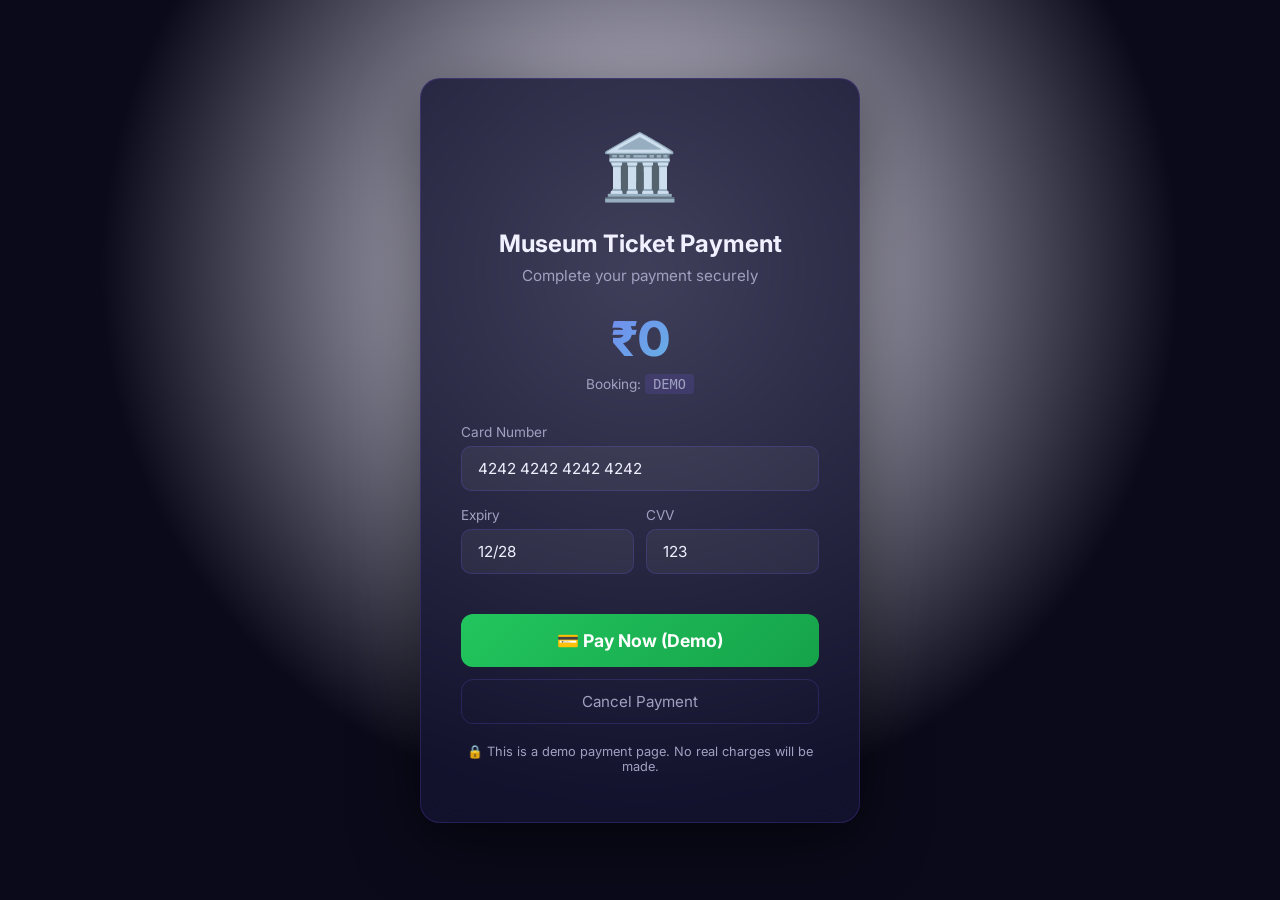
<file: static/payment-demo.html>
<!DOCTYPE html>
<html lang="en">

<head>
    <meta charset="UTF-8">
    <meta name="viewport" content="width=device-width, initial-scale=1.0">
    <title>Payment Demo | Museum Ticketing</title>
    <link href="https://fonts.googleapis.com/css2?family=Inter:wght@400;500;600;700&display=swap" rel="stylesheet">
    <style>
        :root {
            --bg: #0a0a1a;
            --card: rgba(20, 20, 50, 0.8);
            --accent: #7c5cfc;
            --green: #22c55e;
            --text: #f0f0ff;
            --muted: #a0a0c0;
            --border: rgba(124, 92, 252, 0.2);
        }

        * {
            box-sizing: border-box;
            margin: 0;
            padding: 0;
        }

        body {
            font-family: 'Inter', sans-serif;
            background: var(--bg);
            color: var(--text);
            min-height: 100vh;
            display: flex;
            align-items: center;
            justify-content: center;
            background: radial-gradient(circle at 50% 30%, rgba(124, 92, 252, 0.1) 0%, var(--bg) 60%);
        }

        .payment-card {
            background: var(--card);
            border: 1px solid var(--border);
            border-radius: 20px;
            padding: 48px 40px;
            max-width: 440px;
            width: 90%;
            text-align: center;
            backdrop-filter: blur(20px);
            box-shadow: 0 16px 64px rgba(0, 0, 0, 0.5);
        }

        .payment-icon {
            font-size: 4rem;
            margin-bottom: 24px;
            animation: bounce 2s ease-in-out infinite;
        }

        @keyframes bounce {

            0%,
            100% {
                transform: translateY(0);
            }

            50% {
                transform: translateY(-8px);
            }
        }

        h1 {
            font-size: 1.5rem;
            margin-bottom: 8px;
        }

        p {
            color: var(--muted);
            margin-bottom: 24px;
            font-size: 0.95rem;
        }

        .amount {
            font-size: 3rem;
            font-weight: 800;
            background: linear-gradient(135deg, #7c5cfc, #5ce0d8);
            -webkit-background-clip: text;
            background-clip: text;
            -webkit-text-fill-color: transparent;
            margin-bottom: 8px;
        }

        .booking-id {
            font-size: 0.85rem;
            color: var(--muted);
            margin-bottom: 32px;
        }

        .booking-id code {
            background: rgba(124, 92, 252, 0.15);
            padding: 2px 8px;
            border-radius: 4px;
        }

        .card-form {
            text-align: left;
            margin-bottom: 24px;
        }

        .form-group {
            margin-bottom: 16px;
        }

        .form-group label {
            display: block;
            font-size: 0.85rem;
            color: var(--muted);
            margin-bottom: 6px;
        }

        .form-group input {
            width: 100%;
            padding: 12px 16px;
            background: rgba(255, 255, 255, 0.05);
            border: 1px solid var(--border);
            border-radius: 10px;
            color: var(--text);
            font-family: 'Inter', sans-serif;
            font-size: 0.95rem;
            outline: none;
            transition: border-color 0.3s;
        }

        .form-group input:focus {
            border-color: var(--accent);
        }

        .form-group input::placeholder {
            color: rgba(160, 160, 192, 0.5);
        }

        .form-row {
            display: grid;
            grid-template-columns: 1fr 1fr;
            gap: 12px;
        }

        .pay-btn {
            display: block;
            width: 100%;
            padding: 16px;
            background: linear-gradient(135deg, #22c55e, #16a34a);
            border: none;
            border-radius: 12px;
            color: white;
            font-size: 1.1rem;
            font-weight: 700;
            font-family: 'Inter', sans-serif;
            cursor: pointer;
            transition: all 0.3s;
            margin-bottom: 12px;
        }

        .pay-btn:hover {
            transform: translateY(-2px);
            box-shadow: 0 8px 24px rgba(34, 197, 94, 0.3);
        }

        .pay-btn:disabled {
            opacity: 0.6;
            cursor: not-allowed;
            transform: none;
        }

        .cancel-btn {
            display: block;
            width: 100%;
            padding: 12px;
            background: transparent;
            border: 1px solid var(--border);
            border-radius: 12px;
            color: var(--muted);
            font-size: 0.95rem;
            font-family: 'Inter', sans-serif;
            cursor: pointer;
            transition: all 0.3s;
        }

        .cancel-btn:hover {
            border-color: #ef4444;
            color: #ef4444;
        }

        .success-view {
            display: none;
        }

        .success-icon {
            font-size: 5rem;
            margin-bottom: 16px;
            animation: popIn 0.5s cubic-bezier(0.175, 0.885, 0.32, 1.275);
        }

        @keyframes popIn {
            from {
                transform: scale(0);
            }

            to {
                transform: scale(1);
            }
        }

        .success-view h2 {
            color: var(--green);
            margin-bottom: 12px;
        }

        .success-view p {
            margin-bottom: 16px;
        }

        .return-btn {
            display: inline-block;
            padding: 12px 28px;
            background: linear-gradient(135deg, #7c5cfc, #5ce0d8);
            border: none;
            border-radius: 10px;
            color: white;
            font-size: 1rem;
            font-weight: 600;
            font-family: 'Inter', sans-serif;
            cursor: pointer;
            transition: all 0.3s;
            text-decoration: none;
        }

        .return-btn:hover {
            transform: translateY(-2px);
            box-shadow: 0 8px 24px rgba(124, 92, 252, 0.3);
        }

        .progress-bar {
            display: none;
            width: 100%;
            height: 4px;
            background: rgba(255, 255, 255, 0.1);
            border-radius: 4px;
            margin-bottom: 24px;
            overflow: hidden;
        }

        .progress-fill {
            width: 0%;
            height: 100%;
            background: linear-gradient(90deg, var(--accent), var(--green));
            border-radius: 4px;
            transition: width 2s ease;
        }

        .secure {
            font-size: 0.8rem;
            color: var(--muted);
            margin-top: 20px;
        }
    </style>
</head>

<body>
    <div class="payment-card">
        <!-- Payment Form View -->
        <div id="paymentView">
            <div class="payment-icon">🏛️</div>
            <h1>Museum Ticket Payment</h1>
            <p>Complete your payment securely</p>
            <div class="amount" id="payAmount">₹0</div>
            <div class="booking-id">Booking: <code id="payBookingId">-</code></div>

            <div class="progress-bar" id="progressBar">
                <div class="progress-fill" id="progressFill"></div>
            </div>

            <div class="card-form">
                <div class="form-group">
                    <label>Card Number</label>
                    <input type="text" placeholder="4242 4242 4242 4242" value="4242 4242 4242 4242" maxlength="19">
                </div>
                <div class="form-row">
                    <div class="form-group">
                        <label>Expiry</label>
                        <input type="text" placeholder="12/28" value="12/28" maxlength="5">
                    </div>
                    <div class="form-group">
                        <label>CVV</label>
                        <input type="text" placeholder="123" value="123" maxlength="3">
                    </div>
                </div>
            </div>

            <button class="pay-btn" id="payBtn" onclick="simulatePayment()">
                💳 Pay Now (Demo)
            </button>
            <button class="cancel-btn" onclick="cancelPayment()">Cancel Payment</button>

            <div class="secure">🔒 This is a demo payment page. No real charges will be made.</div>
        </div>

        <!-- Success View -->
        <div class="success-view" id="successView">
            <div class="success-icon">🎉</div>
            <h2>Payment Successful!</h2>
            <p>Your museum tickets have been confirmed. Return to the chat to receive your QR code ticket.</p>
            <div class="booking-id">Booking: <code id="successBookingId">-</code></div>
            <br>
            <button class="return-btn" onclick="returnToChat()">← Return to Chat</button>
        </div>
    </div>

    <script>
        // Parse URL params
        const params = new URLSearchParams(window.location.search);
        const bookingId = params.get('booking_id') || 'DEMO';
        const amount = params.get('amount') || '0';

        document.getElementById('payBookingId').textContent = bookingId;
        document.getElementById('successBookingId').textContent = bookingId;
        document.getElementById('payAmount').textContent = `₹${parseFloat(amount).toLocaleString()}`;

        async function simulatePayment() {
            const btn = document.getElementById('payBtn');
            const progressBar = document.getElementById('progressBar');
            const progressFill = document.getElementById('progressFill');

            btn.disabled = true;
            btn.textContent = '⏳ Processing Payment...';
            progressBar.style.display = 'block';

            // Animate progress bar
            setTimeout(() => progressFill.style.width = '30%', 100);
            setTimeout(() => progressFill.style.width = '60%', 800);
            setTimeout(() => progressFill.style.width = '90%', 1500);

            // Simulate payment delay
            await new Promise(r => setTimeout(r, 2000));

            // Confirm payment via API
            try {
                const res = await fetch(`/api/payment/confirm/${bookingId}`, {
                    method: 'POST',
                    headers: { 'Content-Type': 'application/json' },
                });
                const data = await res.json();

                progressFill.style.width = '100%';
                await new Promise(r => setTimeout(r, 300));

                // Show success view
                document.getElementById('paymentView').style.display = 'none';
                document.getElementById('successView').style.display = 'block';

                // Notify parent window (main chat)
                if (window.opener) {
                    window.opener.postMessage({
                        type: 'payment_complete',
                        bookingId: bookingId,
                        success: true,
                    }, '*');
                }

            } catch (err) {
                progressFill.style.width = '100%';
                await new Promise(r => setTimeout(r, 300));

                document.getElementById('paymentView').style.display = 'none';
                document.getElementById('successView').style.display = 'block';

                // Still notify parent
                if (window.opener) {
                    window.opener.postMessage({
                        type: 'payment_complete',
                        bookingId: bookingId,
                        success: true,
                    }, '*');
                }
            }
        }

        function cancelPayment() {
            if (window.opener) {
                window.close();
            } else {
                window.location.href = '/';
            }
        }

        function returnToChat() {
            if (window.opener) {
                window.close();
            } else {
                window.location.href = '/?booking_id=' + bookingId + '&payment_status=success';
            }
        }
    </script>
</body>

</html>
</file>
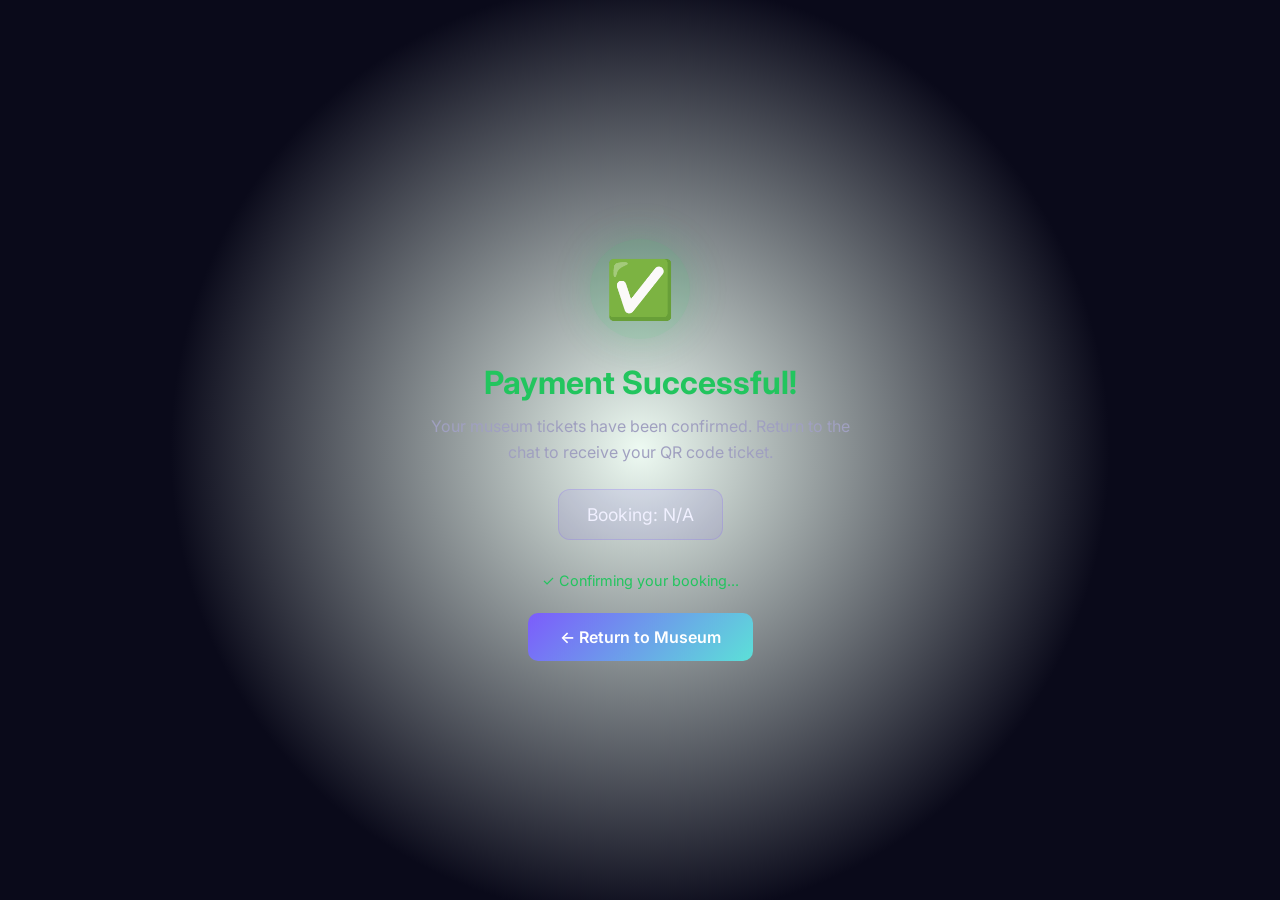
<file: static/payment-success.html>
<!DOCTYPE html>
<html lang="en">

<head>
    <meta charset="UTF-8">
    <meta name="viewport" content="width=device-width, initial-scale=1.0">
    <title>Payment Successful | Museum Ticketing</title>
    <link href="https://fonts.googleapis.com/css2?family=Inter:wght@400;600;700&display=swap" rel="stylesheet">
    <style>
        :root {
            --bg: #0a0a1a;
            --text: #f0f0ff;
            --muted: #a0a0c0;
            --green: #22c55e;
            --accent: #7c5cfc;
            --border: rgba(124, 92, 252, 0.2);
        }

        * {
            box-sizing: border-box;
            margin: 0;
            padding: 0;
        }

        body {
            font-family: 'Inter', sans-serif;
            background: var(--bg);
            color: var(--text);
            min-height: 100vh;
            display: flex;
            align-items: center;
            justify-content: center;
            background: radial-gradient(circle at 50% 50%, rgba(34, 197, 94, 0.08) 0%, var(--bg) 60%);
        }

        .card {
            text-align: center;
            padding: 60px 40px;
            max-width: 500px;
        }

        .checkmark {
            width: 100px;
            height: 100px;
            background: rgba(34, 197, 94, 0.15);
            border-radius: 50%;
            display: flex;
            align-items: center;
            justify-content: center;
            margin: 0 auto 24px;
            font-size: 3.5rem;
            animation: popIn 0.5s cubic-bezier(0.175, 0.885, 0.32, 1.275);
            box-shadow: 0 0 40px rgba(34, 197, 94, 0.2);
        }

        @keyframes popIn {
            from {
                transform: scale(0);
            }

            to {
                transform: scale(1);
            }
        }

        @keyframes fadeUp {
            from {
                opacity: 0;
                transform: translateY(20px);
            }

            to {
                opacity: 1;
                transform: translateY(0);
            }
        }

        h1 {
            font-size: 2rem;
            color: var(--green);
            margin-bottom: 12px;
            animation: fadeUp 0.6s 0.3s both;
        }

        p {
            color: var(--muted);
            margin-bottom: 24px;
            line-height: 1.6;
            animation: fadeUp 0.6s 0.4s both;
        }

        .booking-id {
            background: rgba(124, 92, 252, 0.1);
            padding: 14px 28px;
            border-radius: 12px;
            font-size: 1.1rem;
            display: inline-block;
            margin-bottom: 32px;
            border: 1px solid var(--border);
            animation: fadeUp 0.6s 0.5s both;
        }

        .status-text {
            font-size: 0.9rem;
            color: var(--green);
            margin-bottom: 24px;
            animation: fadeUp 0.6s 0.6s both;
        }

        .buttons {
            display: flex;
            gap: 12px;
            justify-content: center;
            flex-wrap: wrap;
            animation: fadeUp 0.6s 0.7s both;
        }

        a,
        .action-btn {
            display: inline-block;
            padding: 14px 32px;
            background: linear-gradient(135deg, #7c5cfc, #5ce0d8);
            color: white;
            text-decoration: none;
            border-radius: 10px;
            font-weight: 600;
            font-family: 'Inter', sans-serif;
            font-size: 1rem;
            border: none;
            cursor: pointer;
            transition: all 0.3s;
        }

        a:hover,
        .action-btn:hover {
            transform: translateY(-2px);
            box-shadow: 0 8px 24px rgba(124, 92, 252, 0.3);
        }
    </style>
</head>

<body>
    <div class="card">
        <div class="checkmark">✅</div>
        <h1>Payment Successful!</h1>
        <p>Your museum tickets have been confirmed. Return to the chat to receive your QR code ticket.</p>
        <div class="booking-id" id="bookingId">Loading...</div>
        <div class="status-text" id="statusText">✓ Confirming your booking...</div>
        <div class="buttons">
            <a href="/">← Return to Museum</a>
        </div>
    </div>
    <script>
        const params = new URLSearchParams(window.location.search);
        const bookingId = params.get('booking_id') || 'N/A';
        const sessionId = params.get('session_id') || null;

        document.getElementById('bookingId').textContent = `Booking: ${bookingId}`;

        // Auto-confirm via API
        async function confirmPayment() {
            if (bookingId === 'N/A') return;

            try {
                let url = `/api/payment/confirm/${bookingId}`;
                if (sessionId) url += `?session_id=${sessionId}`;

                const res = await fetch(url, { method: 'POST' });
                const data = await res.json();

                if (data.success) {
                    document.getElementById('statusText').textContent = '✓ Booking confirmed! QR ticket generated.';

                    // Notify parent window if opened as popup
                    if (window.opener) {
                        window.opener.postMessage({
                            type: 'payment_complete',
                            bookingId: bookingId,
                            success: true,
                        }, '*');
                    }
                } else {
                    document.getElementById('statusText').textContent = '⚠️ Auto-confirm failed. Please tell the chatbot you paid.';
                }
            } catch (e) {
                document.getElementById('statusText').textContent = '⚠️ Connection error. Please return to chat and type "paid".';
                console.log('Auto-confirm error:', e);
            }
        }

        confirmPayment();
    </script>
</body>

</html>
</file>
